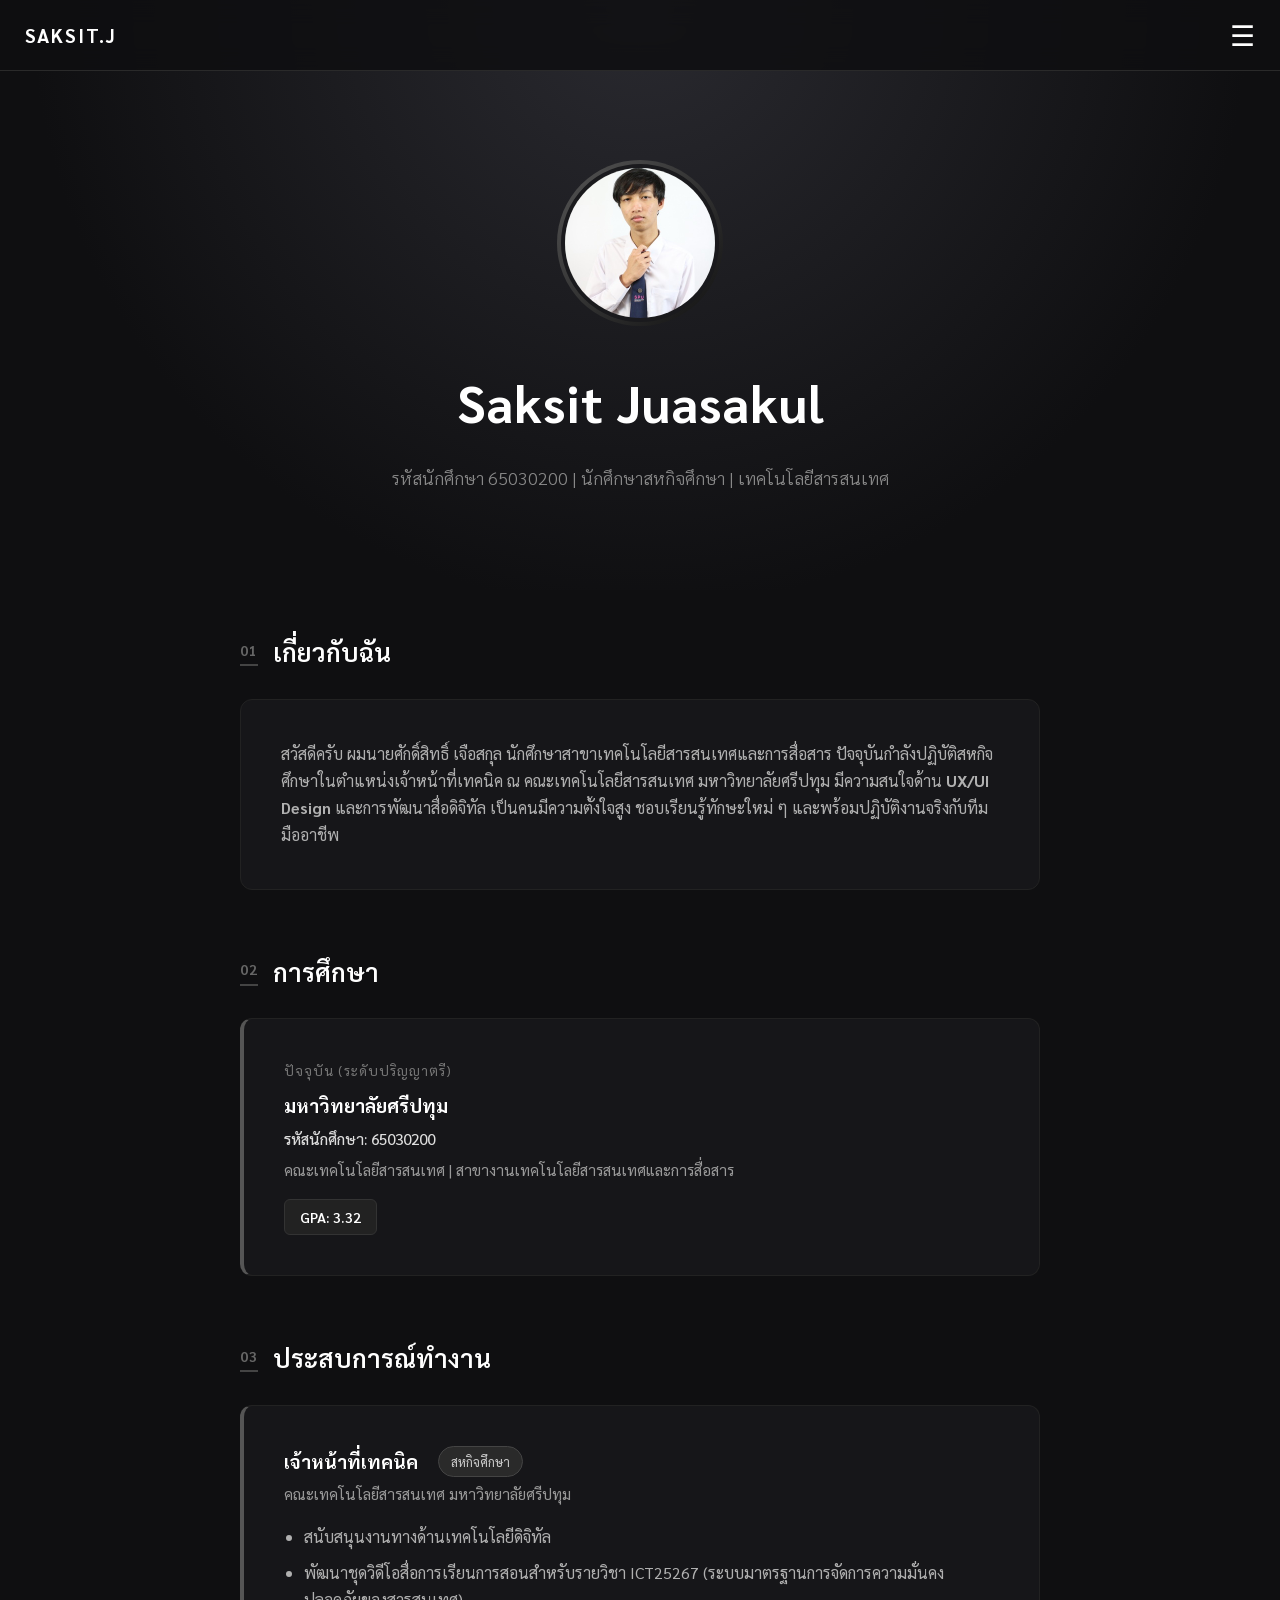
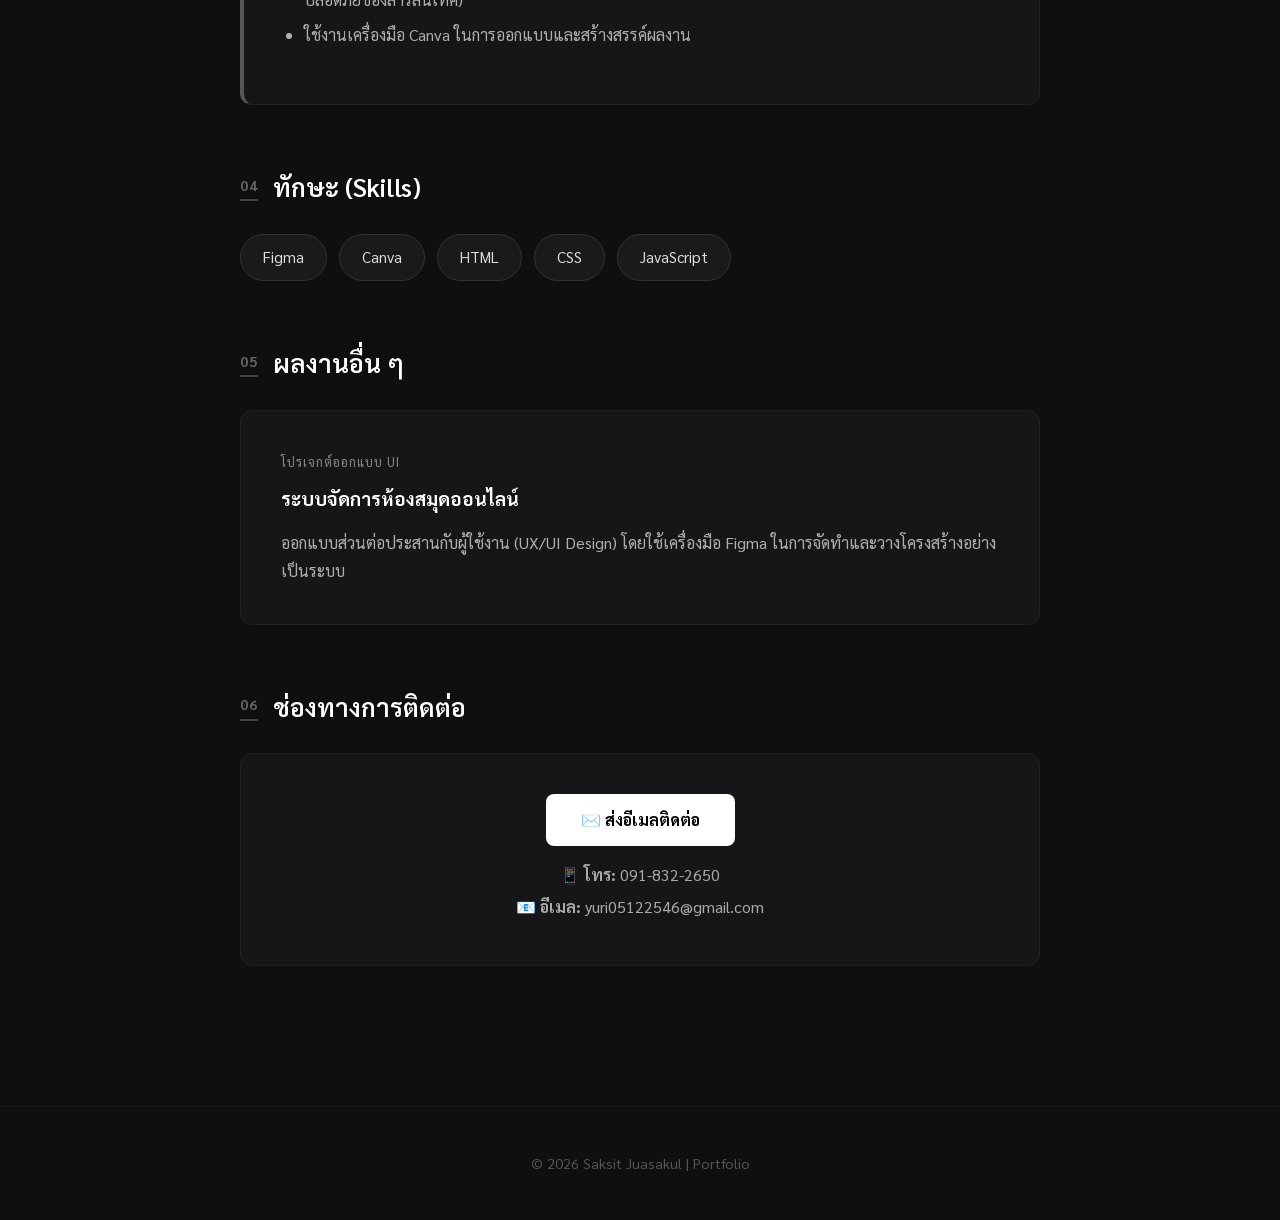
<file: index.html>
<!DOCTYPE html>
<html lang="th">
<head>
    <meta charset="UTF-8">
    <meta name="viewport" content="width=device-width, initial-scale=1.0">
    <title>Saksit Juasakul | Portfolio</title>
    <link href="https://fonts.googleapis.com/css2?family=Sarabun:wght@300;400;500;700&display=swap" rel="stylesheet">
    <link rel="stylesheet" href="style.css">
</head>
<body>

    <!-- แถบด้านบนแบบใหม่ (Top Bar) -->
    <header class="top-bar">
        <div class="logo">SAKSIT.J</div>
        <!-- ปุ่ม 3 ขีด -->
        <div class="menu-icon" onclick="toggleMenu()">&#9776;</div>
    </header>

    <!-- เมนูสไลด์ด้านข้าง (Side Menu) -->
    <nav class="side-menu" id="sideMenu">
        <a href="javascript:void(0)" class="close-btn" onclick="toggleMenu()">&times;</a>
        <a href="#about" onclick="toggleMenu()">เกี่ยวกับฉัน</a>
        <a href="#education" onclick="toggleMenu()">การศึกษา</a>
        <a href="#experience" onclick="toggleMenu()">ประสบการณ์</a>
        <a href="#skills" onclick="toggleMenu()">ทักษะ</a>
        <a href="#projects" onclick="toggleMenu()">ผลงาน</a>
        <a href="#contact" onclick="toggleMenu()">ติดต่อ</a>
    </nav>

    <!-- ส่วนหัว (Hero Section) -->
    <section class="hero">
        <div class="hero-content">
            <div class="profile-glow">
                <img src="profile.jpg" alt="Profile Picture" class="profile-img">
            </div>
            <h1>Saksit Juasakul</h1>
            <!-- เพิ่มรหัสนักศึกษาตรงนี้ -->
            <p class="subtitle">รหัสนักศึกษา 65030200 | นักศึกษาสหกิจศึกษา | เทคโนโลยีสารสนเทศ</p>
        </div>
    </section>

    <!-- เนื้อหาหลัก -->
    <main class="container">
        
        <!-- 1. เกี่ยวกับฉัน -->
        <section id="about" class="section">
            <div class="section-title">
                <span class="num">01</span>
                <h2>เกี่ยวกับฉัน</h2>
            </div>
            <div class="content-box">
                <p>
                    สวัสดีครับ ผมนายศักดิ์สิทธิ์ เจือสกุล นักศึกษาสาขาเทคโนโลยีสารสนเทศและการสื่อสาร ปัจจุบันกำลังปฏิบัติสหกิจศึกษาในตำแหน่งเจ้าหน้าที่เทคนิค ณ คณะเทคโนโลยีสารสนเทศ มหาวิทยาลัยศรีปทุม มีความสนใจด้าน <strong>UX/UI Design</strong> และการพัฒนาสื่อดิจิทัล เป็นคนมีความตั้งใจสูง ชอบเรียนรู้ทักษะใหม่ ๆ และพร้อมปฏิบัติงานจริงกับทีมมืออาชีพ
                </p>
            </div>
        </section>

        <!-- 2. การศึกษา -->
        <section id="education" class="section">
            <div class="section-title">
                <span class="num">02</span>
                <h2>การศึกษา</h2>
            </div>
            <div class="content-box border-left-accent">
                <p class="year-text">ปัจจุบัน (ระดับปริญญาตรี)</p>
                <h3>มหาวิทยาลัยศรีปทุม</h3>
                <!-- เพิ่มรหัสนักศึกษาตรงนี้ด้วย -->
                <p class="desc-text" style="color: #dddddd !important; font-weight: 500;">รหัสนักศึกษา: 65030200</p>
                <p class="desc-text">คณะเทคโนโลยีสารสนเทศ | สาขางานเทคโนโลยีสารสนเทศและการสื่อสาร</p>
                <div class="gpa-badge">GPA: 3.32</div>
            </div>
        </section>

        <!-- 3. ประสบการณ์ทำงาน -->
        <section id="experience" class="section">
            <div class="section-title">
                <span class="num">03</span>
                <h2>ประสบการณ์ทำงาน</h2>
            </div>
            <div class="content-box border-left-accent">
                <div class="box-header">
                    <h3>เจ้าหน้าที่เทคนิค</h3>
                    <span class="status-tag">สหกิจศึกษา</span>
                </div>
                <p class="desc-text">คณะเทคโนโลยีสารสนเทศ มหาวิทยาลัยศรีปทุม</p>
                <ul class="custom-list mt-3">
                    <li>สนับสนุนงานทางด้านเทคโนโลยีดิจิทัล</li>
                    <li>พัฒนาชุดวิดีโอสื่อการเรียนการสอนสำหรับรายวิชา ICT25267 (ระบบมาตรฐานการจัดการความมั่นคงปลอดภัยของสารสนเทศ)</li>
                    <li>ใช้งานเครื่องมือ Canva ในการออกแบบและสร้างสรรค์ผลงาน</li>
                </ul>
            </div>
        </section>

        <!-- 4. ทักษะ -->
        <section id="skills" class="section">
            <div class="section-title">
                <span class="num">04</span>
                <h2>ทักษะ (Skills)</h2>
            </div>
            <div class="skills-grid">
                <div class="skill-item">Figma</div>
                <div class="skill-item">Canva</div>
                <div class="skill-item">HTML</div>
                <div class="skill-item">CSS</div>
                <div class="skill-item">JavaScript</div>
            </div>
        </section>

        <!-- 5. ผลงาน -->
        <section id="projects" class="section">
            <div class="section-title">
                <span class="num">05</span>
                <h2>ผลงานอื่น ๆ</h2>
            </div>
            <div class="project-card">
                <div class="project-type">โปรเจกต์ออกแบบ UI</div>
                <h3>ระบบจัดการห้องสมุดออนไลน์</h3>
                <p>ออกแบบส่วนต่อประสานกับผู้ใช้งาน (UX/UI Design) โดยใช้เครื่องมือ Figma ในการจัดทำและวางโครงสร้างอย่างเป็นระบบ</p>
            </div>
        </section>

        <!-- 6. ติดต่อ -->
        <section id="contact" class="section">
            <div class="section-title">
                <span class="num">06</span>
                <h2>ช่องทางการติดต่อ</h2>
            </div>
            <div class="contact-box">
                <a href="mailto:yuri05122546@gmail.com" class="action-btn">✉️ ส่งอีเมลติดต่อ</a>
                <div class="contact-info mt-3">
                    <p>📱 <strong>โทร:</strong> 091-832-2650</p>
                    <p>📧 <strong>อีเมล:</strong> yuri05122546@gmail.com</p>
                </div>
            </div>
        </section>

    </main>

    <footer>
        <p>&copy; 2026 Saksit Juasakul | Portfolio</p>
    </footer>

    <!-- Script สำหรับเปิดปิดเมนู -->
    <script>
        function toggleMenu() {
            var menu = document.getElementById("sideMenu");
            menu.classList.toggle("active");
        }
    </script>

</body>
</html>
</file>
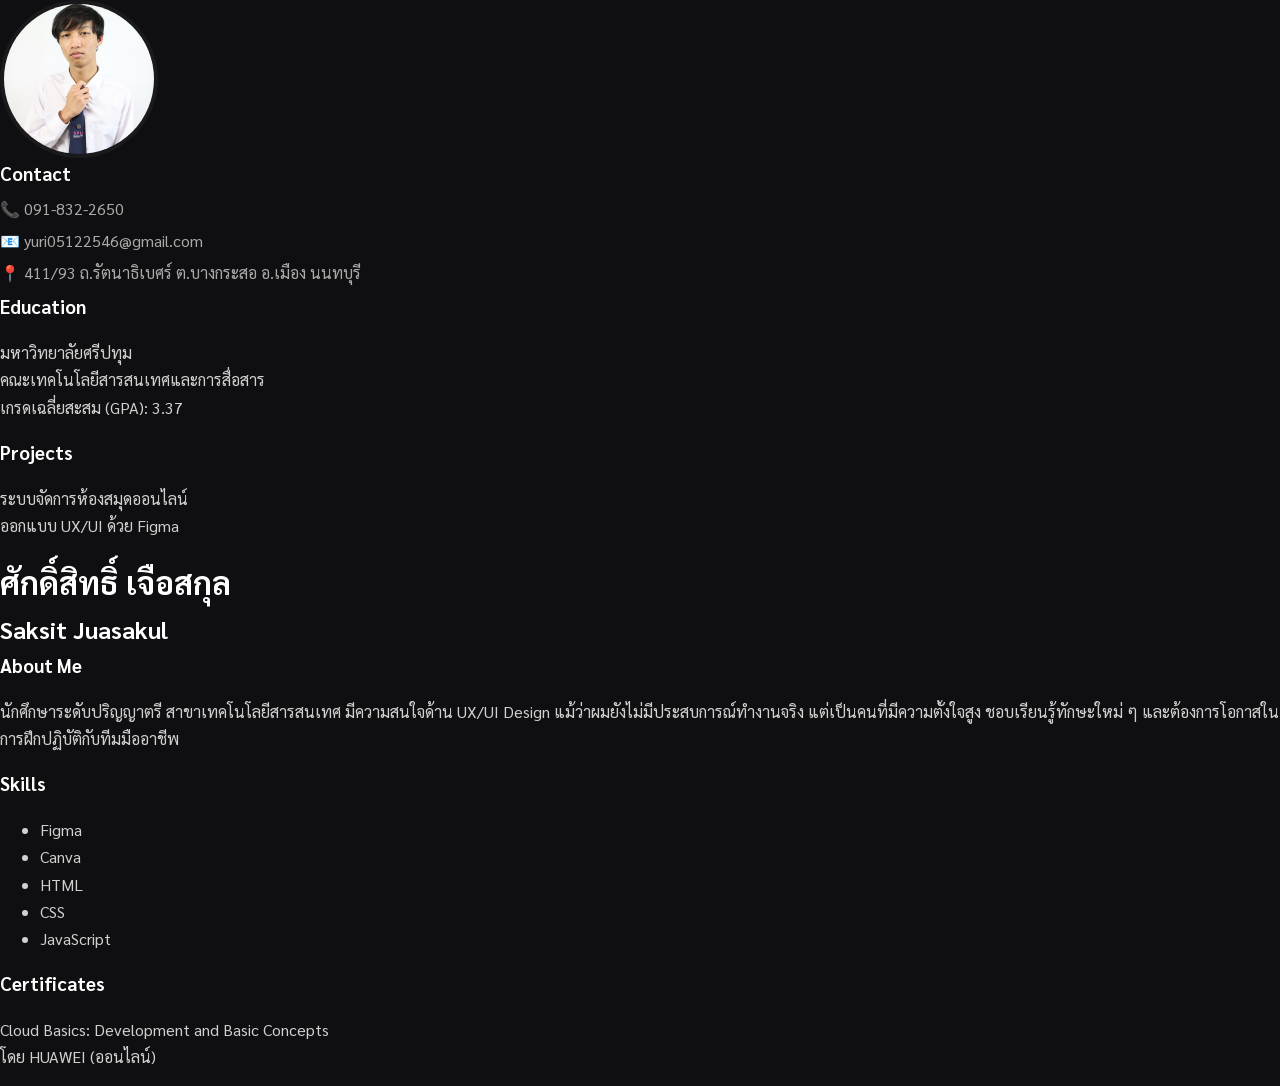
<file: index.html.html>
<!DOCTYPE html>
<html lang="th">
<head>
    <meta charset="UTF-8">
    <meta name="viewport" content="width=device-width, initial-scale=1.0">
    <title>Resume - Saksit</title>
    <link href="https://fonts.googleapis.com/css2?family=Sarabun:wght@300;400;600&display=swap" rel="stylesheet">
    <!-- ดึงไฟล์ CSS มาใช้งาน -->
    <link rel="stylesheet" href="style.css">
</head>
<body>

<div class="resume-wrapper">
    <!-- ส่วนซ้าย -->
    <div class="left-col">
        <!-- ชื่อไฟล์รูปต้องตรงกับรูปที่คุณอัปโหลด -->
        <img src="profile.jpg" alt="Profile Picture" class="profile-img">
        
        <h3>Contact</h3>
        <div class="contact-info">
            <p>📞 091-832-2650</p>
            <p>📧 yuri05122546@gmail.com</p>
            <p>📍 411/93 ถ.รัตนาธิเบศร์ ต.บางกระสอ อ.เมือง นนทบุรี</p>
        </div>

        <h3>Education</h3>
        <div class="edu-info">
            <p>มหาวิทยาลัยศรีปทุม<br>คณะเทคโนโลยีสารสนเทศและการสื่อสาร<br>เกรดเฉลี่ยสะสม (GPA): 3.37</p>
        </div>

        <h3>Projects</h3>
        <div class="project-info">
            <p>ระบบจัดการห้องสมุดออนไลน์<br>ออกแบบ UX/UI ด้วย Figma</p>
        </div>
    </div>

    <!-- ส่วนขวา -->
    <div class="right-col">
        <div class="header">
            <h1>ศักดิ์สิทธิ์ เจือสกุล</h1>
            <h2>Saksit Juasakul</h2>
        </div>
        
        <div class="content">
            <h3>About Me</h3>
            <p>นักศึกษาระดับปริญญาตรี สาขาเทคโนโลยีสารสนเทศ มีความสนใจด้าน UX/UI Design แม้ว่าผมยังไม่มีประสบการณ์ทำงานจริง แต่เป็นคนที่มีความตั้งใจสูง ชอบเรียนรู้ทักษะใหม่ ๆ และต้องการโอกาสในการฝึกปฏิบัติกับทีมมืออาชีพ</p>

            <h3>Skills</h3>
            <ul class="skills-list">
                <li>Figma</li>
                <li>Canva</li>
                <li>HTML</li>
                <li>CSS</li>
                <li>JavaScript</li>
            </ul>

            <h3>Certificates</h3>
            <p>Cloud Basics: Development and Basic Concepts<br>โดย HUAWEI (ออนไลน์)</p>
        </div>
    </div>
</div>

</body>
</html>
</file>
<file: style.css>
/* ================= Base Styles ================= */
html {
    scroll-behavior: smooth;
}

body {
    font-family: 'Sarabun', sans-serif;
    background-color: #0f0f11; /* สีดำเข้มเหลือบเทา */
    color: #d1d1d1;
    margin: 0;
    padding: 0;
    line-height: 1.7;
    overflow-x: hidden;
}

h1, h2, h3 {
    color: #ffffff;
    margin: 0;
}

.mt-3 {
    margin-top: 15px;
}

/* ================= Top Bar & Menu ================= */
.top-bar {
    position: fixed;
    top: 0;
    width: 100%;
    height: 70px;
    background-color: rgba(15, 15, 17, 0.85);
    backdrop-filter: blur(12px);
    display: flex;
    justify-content: space-between;
    align-items: center;
    z-index: 999;
    border-bottom: 1px solid #2a2a2a;
}

.logo {
    font-weight: 700;
    font-size: 1.2em;
    color: #ffffff;
    letter-spacing: 2px;
    margin-left: 25px;
}

.menu-icon {
    font-size: 28px;
    color: #ffffff;
    margin-right: 25px;
    cursor: pointer;
    transition: color 0.3s;
}

.menu-icon:hover {
    color: #888888;
}

/* Side Menu (สไลด์จากขวา) */
.side-menu {
    position: fixed;
    top: 0;
    right: -300px;
    width: 260px;
    height: 100vh;
    background-color: #1a1a1d;
    box-shadow: -5px 0 20px rgba(0,0,0,0.5);
    z-index: 1000;
    transition: right 0.4s cubic-bezier(0.4, 0, 0.2, 1);
    padding-top: 80px;
    border-left: 1px solid #2a2a2a;
}

.side-menu.active {
    right: 0;
}

.side-menu a {
    display: block;
    padding: 15px 30px;
    color: #bbbbbb;
    text-decoration: none;
    font-size: 1.1em;
    border-bottom: 1px solid #222;
    transition: all 0.3s;
}

.side-menu a:hover {
    color: #ffffff;
    background-color: #2a2a2d;
    padding-left: 40px; /* เอฟเฟกต์ขยับข้อความตอนเอาเมาส์ชี้ */
}

.close-btn {
    position: absolute;
    top: 15px;
    right: 25px;
    font-size: 35px !important;
    border: none !important;
    padding: 0 !important;
    color: #888 !important;
}

.close-btn:hover {
    background-color: transparent !important;
    color: #ffffff !important;
}

/* ================= Hero Section ================= */
.hero {
    padding: 160px 20px 80px 20px;
    text-align: center;
    background: radial-gradient(circle at 50% 0%, #2a2a30 0%, #0f0f11 70%);
}

.profile-glow {
    display: inline-block;
    padding: 4px;
    border-radius: 50%;
    background: linear-gradient(135deg, #555555, #111111);
    margin-bottom: 25px;
}

.profile-img {
    width: 150px;
    height: 150px;
    border-radius: 50%;
    object-fit: cover;
    display: block;
    border: 4px solid #1a1a1d;
}

.hero h1 {
    font-size: 2.5em;
    letter-spacing: 1px;
    margin-bottom: 10px;
}

.subtitle {
    color: #888888;
    font-size: 1.1em;
    font-weight: 300;
}

/* ================= Main Content & Sections ================= */
.container {
    max-width: 800px;
    margin: 0 auto;
    padding: 20px 20px 60px 20px;
}

.section {
    margin-bottom: 60px;
}

/* หัวข้อแบบมีตัวเลขกำกับสไตล์ Tech */
.section-title {
    display: flex;
    align-items: center;
    margin-bottom: 25px;
}

.section-title .num {
    font-size: 0.9em;
    font-weight: 700;
    color: #666666;
    margin-right: 15px;
    letter-spacing: 1px;
    border-bottom: 2px solid #444;
    padding-bottom: 2px;
}

.section-title h2 {
    font-size: 1.6em;
    font-weight: 600;
}

/* กล่องเนื้อหา (Content Box) */
.content-box {
    background-color: #161619;
    padding: 30px;
    border-radius: 12px;
    border: 1px solid #222222;
}

.content-box p {
    margin: 0;
    color: #b0b0b0;
}

/* ตกแต่งเส้นแถบด้านซ้าย */
.border-left-accent {
    border-left: 4px solid #555555;
}

/* การศึกษา & ประสบการณ์ */
.year-text {
    font-size: 0.85em;
    color: #777777 !important;
    margin-bottom: 8px !important;
    letter-spacing: 1px;
}

.desc-text {
    font-size: 0.95em;
    color: #999999 !important;
    margin-top: 5px !important;
}

.gpa-badge {
    display: inline-block;
    margin-top: 15px;
    background-color: #222222;
    padding: 5px 15px;
    border-radius: 6px;
    font-size: 0.9em;
    font-weight: 600;
    color: #ffffff;
    border: 1px solid #333;
}

.box-header {
    display: flex;
    justify-content: space-between;
    align-items: center;
    flex-wrap: wrap;
    gap: 10px;
}

.status-tag {
    background-color: #2a2a2a;
    color: #cccccc;
    font-size: 0.8em;
    padding: 4px 12px;
    border-radius: 20px;
    border: 1px solid #444;
}

.custom-list {
    padding-left: 20px;
    color: #b0b0b0;
}

.custom-list li {
    margin-bottom: 8px;
}

/* ทักษะ (Skills) */
.skills-grid {
    display: flex;
    flex-wrap: wrap;
    gap: 12px;
}

.skill-item {
    background-color: #1a1a1d;
    border: 1px solid #333333;
    padding: 10px 22px;
    border-radius: 30px; /* ทำปุ่มให้โค้งมน */
    font-size: 0.95em;
    color: #dddddd;
    transition: all 0.3s;
}

.skill-item:hover {
    background-color: #333333;
    border-color: #555555;
    transform: translateY(-3px);
}

/* ผลงาน (Projects) */
.project-card {
    background-color: #161619;
    padding: 35px;
    border-radius: 12px;
    border: 1px solid #222222;
    position: relative;
    overflow: hidden;
    transition: border-color 0.3s;
}

.project-card:hover {
    border-color: #555555;
}

.project-type {
    font-size: 0.8em;
    color: #888888;
    margin-bottom: 10px;
    letter-spacing: 1px;
}

.project-card p {
    color: #b0b0b0;
    margin-top: 15px;
    margin-bottom: 0;
}

/* ติดต่อ (Contact) */
.contact-box {
    text-align: center;
    background-color: #161619;
    padding: 40px 20px;
    border-radius: 12px;
    border: 1px solid #222222;
}

.action-btn {
    display: inline-block;
    background-color: #ffffff;
    color: #000000;
    text-decoration: none;
    padding: 12px 35px;
    border-radius: 8px;
    font-weight: 700;
    transition: all 0.3s;
}

.action-btn:hover {
    background-color: #cccccc;
}

.contact-info p {
    margin: 5px 0;
    color: #aaaaaa;
}

/* ================= Footer ================= */
footer {
    text-align: center;
    padding: 30px;
    border-top: 1px solid #1a1a1d;
    color: #555555;
    font-size: 0.9em;
}

/* ================= Responsive (สำหรับหน้าจอคอมพิวเตอร์) ================= */
@media (min-width: 768px) {
    .container {
        padding: 40px 20px 80px 20px;
    }
    
    .hero h1 {
        font-size: 3.2em;
    }
    
    .content-box, .project-card {
        padding: 40px;
    }
    
    .box-header {
        justify-content: flex-start;
        gap: 20px;
    }
}
</file>
